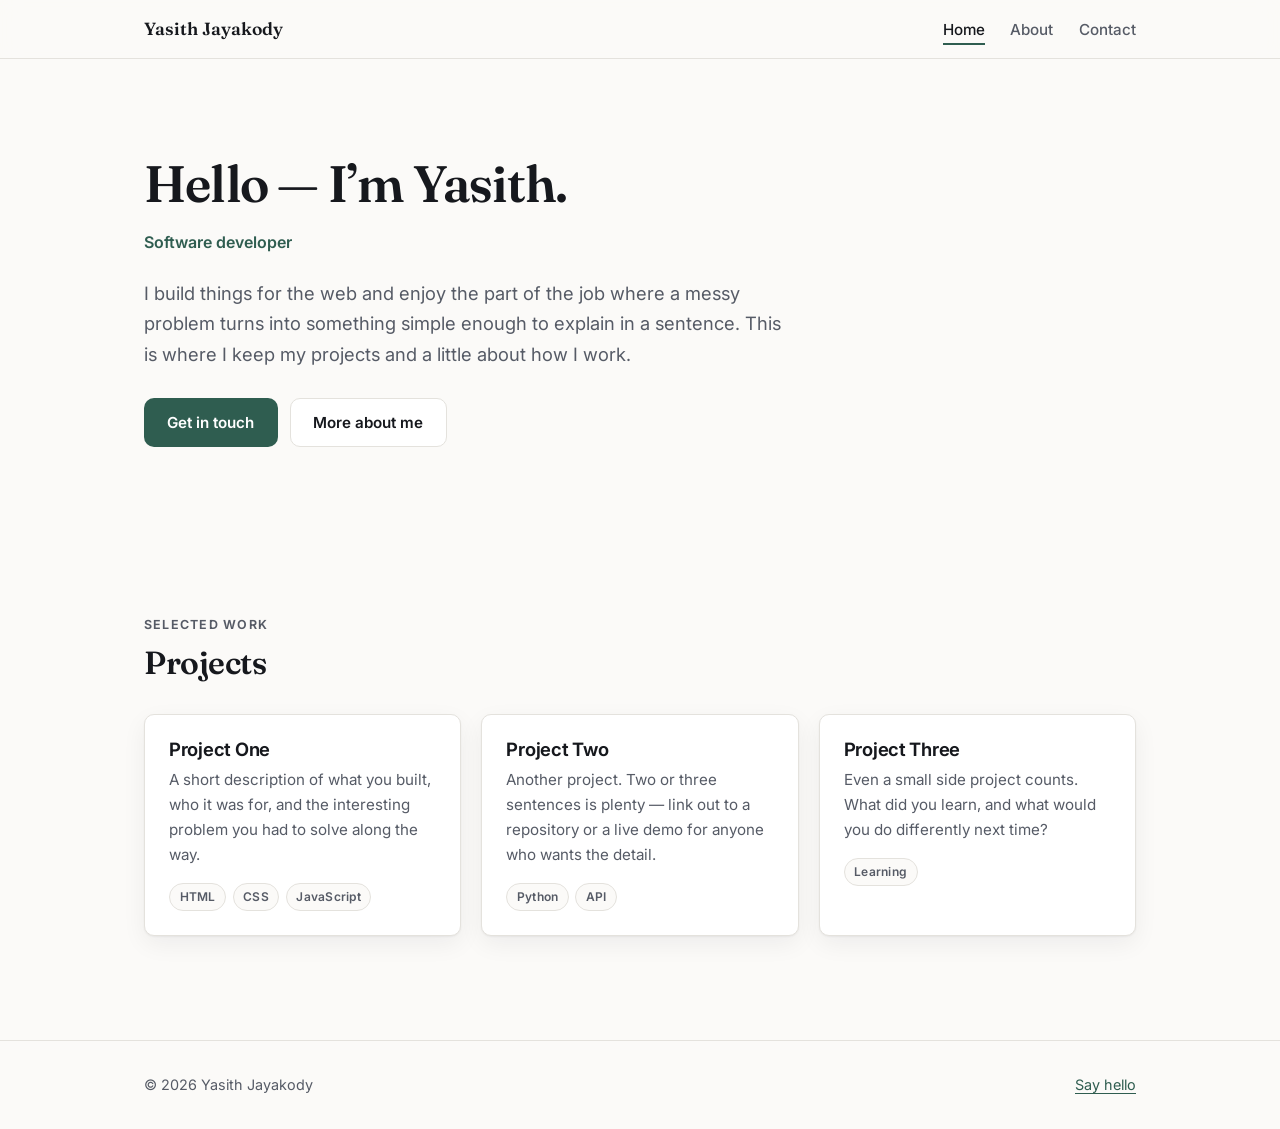
<file: index.html>
<!DOCTYPE html>
<html lang="en">
<head>
  <meta charset="utf-8">
  <meta name="viewport" content="width=device-width, initial-scale=1">
  <title>Yasith Jayakody</title>
  <meta name="description" content="Personal site of Yasith Jayakody — projects, writing, and how to get in touch.">

  <link rel="preconnect" href="https://fonts.googleapis.com">
  <link rel="preconnect" href="https://fonts.gstatic.com" crossorigin>
  <link href="https://fonts.googleapis.com/css2?family=Fraunces:opsz,wght@9..144,500;9..144,600&family=Inter:wght@400;500;600;650&display=swap" rel="stylesheet">
  <link rel="stylesheet" href="css/style.css">
</head>
<body>
  <a class="skip-link" href="#main">Skip to content</a>

  <header class="site-header">
    <div class="wrap">
      <nav class="nav" aria-label="Main">
        <a class="brand" href="index.html">Yasith Jayakody</a>
        <button class="nav-toggle" type="button" aria-expanded="false" aria-controls="nav-links">Menu</button>
        <ul class="nav-links" id="nav-links">
          <li><a href="index.html" aria-current="page">Home</a></li>
          <li><a href="about.html">About</a></li>
          <li><a href="contact.html">Contact</a></li>
        </ul>
      </nav>
    </div>
  </header>

  <main id="main">
    <section class="hero">
      <div class="wrap">
        <h1 class="hero-name">Hello — I&rsquo;m Yasith.</h1>
        <p class="hero-role">Software developer</p>
        <p class="lead">
          I build things for the web and enjoy the part of the job where a messy
          problem turns into something simple enough to explain in a sentence.
          This is where I keep my projects and a little about how I work.
        </p>
        <div class="actions">
          <a class="btn btn-primary" href="contact.html">Get in touch</a>
          <a class="btn btn-ghost" href="about.html">More about me</a>
        </div>
      </div>
    </section>

    <section>
      <div class="wrap">
        <div class="section-head">
          <p class="eyebrow">Selected work</p>
          <h2>Projects</h2>
        </div>

        <div class="grid">
          <article class="card">
            <h3>Project One</h3>
            <p>
              A short description of what you built, who it was for, and the
              interesting problem you had to solve along the way.
            </p>
            <ul class="tags">
              <li>HTML</li>
              <li>CSS</li>
              <li>JavaScript</li>
            </ul>
          </article>

          <article class="card">
            <h3>Project Two</h3>
            <p>
              Another project. Two or three sentences is plenty — link out to a
              repository or a live demo for anyone who wants the detail.
            </p>
            <ul class="tags">
              <li>Python</li>
              <li>API</li>
            </ul>
          </article>

          <article class="card">
            <h3>Project Three</h3>
            <p>
              Even a small side project counts. What did you learn, and what
              would you do differently next time?
            </p>
            <ul class="tags">
              <li>Learning</li>
            </ul>
          </article>
        </div>
      </div>
    </section>
  </main>

  <footer class="site-footer">
    <div class="wrap">
      <p>&copy; <span data-year>2026</span> Yasith Jayakody</p>
      <p><a href="contact.html">Say hello</a></p>
    </div>
  </footer>

  <script src="js/main.js"></script>
</body>
</html>
</file>
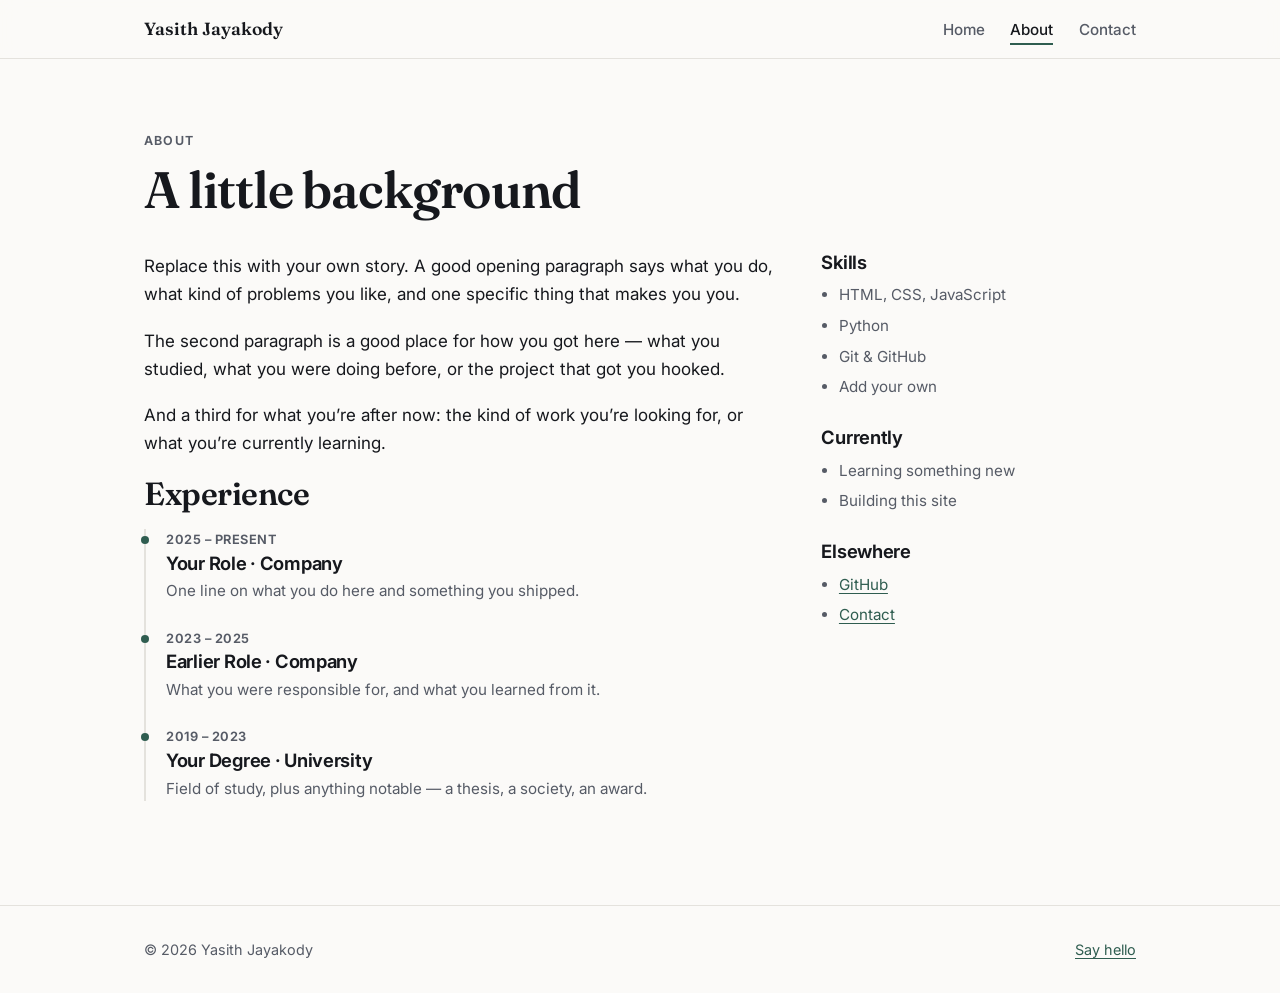
<file: about.html>
<!DOCTYPE html>
<html lang="en">
<head>
  <meta charset="utf-8">
  <meta name="viewport" content="width=device-width, initial-scale=1">
  <title>About — Yasith Jayakody</title>
  <meta name="description" content="A bit about Yasith Jayakody: background, skills, and what I&rsquo;m working on now.">

  <link rel="preconnect" href="https://fonts.googleapis.com">
  <link rel="preconnect" href="https://fonts.gstatic.com" crossorigin>
  <link href="https://fonts.googleapis.com/css2?family=Fraunces:opsz,wght@9..144,500;9..144,600&family=Inter:wght@400;500;600;650&display=swap" rel="stylesheet">
  <link rel="stylesheet" href="css/style.css">
</head>
<body>
  <a class="skip-link" href="#main">Skip to content</a>

  <header class="site-header">
    <div class="wrap">
      <nav class="nav" aria-label="Main">
        <a class="brand" href="index.html">Yasith Jayakody</a>
        <button class="nav-toggle" type="button" aria-expanded="false" aria-controls="nav-links">Menu</button>
        <ul class="nav-links" id="nav-links">
          <li><a href="index.html">Home</a></li>
          <li><a href="about.html" aria-current="page">About</a></li>
          <li><a href="contact.html">Contact</a></li>
        </ul>
      </nav>
    </div>
  </header>

  <main id="main">
    <section>
      <div class="wrap">
        <div class="section-head">
          <p class="eyebrow">About</p>
          <h1>A little background</h1>
        </div>

        <div class="about-layout">
          <div>
            <p>
              Replace this with your own story. A good opening paragraph says
              what you do, what kind of problems you like, and one specific
              thing that makes you you.
            </p>
            <p>
              The second paragraph is a good place for how you got here —
              what you studied, what you were doing before, or the project
              that got you hooked.
            </p>
            <p>
              And a third for what you&rsquo;re after now: the kind of work
              you&rsquo;re looking for, or what you&rsquo;re currently learning.
            </p>

            <h2>Experience</h2>
            <ol class="timeline">
              <li>
                <p class="when">2025 &ndash; present</p>
                <h3>Your Role &middot; Company</h3>
                <p>One line on what you do here and something you shipped.</p>
              </li>
              <li>
                <p class="when">2023 &ndash; 2025</p>
                <h3>Earlier Role &middot; Company</h3>
                <p>What you were responsible for, and what you learned from it.</p>
              </li>
              <li>
                <p class="when">2019 &ndash; 2023</p>
                <h3>Your Degree &middot; University</h3>
                <p>Field of study, plus anything notable — a thesis, a society, an award.</p>
              </li>
            </ol>
          </div>

          <aside class="sidebar">
            <h3>Skills</h3>
            <ul>
              <li>HTML, CSS, JavaScript</li>
              <li>Python</li>
              <li>Git &amp; GitHub</li>
              <li>Add your own</li>
            </ul>

            <h3>Currently</h3>
            <ul>
              <li>Learning something new</li>
              <li>Building this site</li>
            </ul>

            <h3>Elsewhere</h3>
            <ul>
              <li><a href="https://github.com/YasithJAYAKODY-13">GitHub</a></li>
              <li><a href="contact.html">Contact</a></li>
            </ul>
          </aside>
        </div>
      </div>
    </section>
  </main>

  <footer class="site-footer">
    <div class="wrap">
      <p>&copy; <span data-year>2026</span> Yasith Jayakody</p>
      <p><a href="contact.html">Say hello</a></p>
    </div>
  </footer>

  <script src="js/main.js"></script>
</body>
</html>
</file>
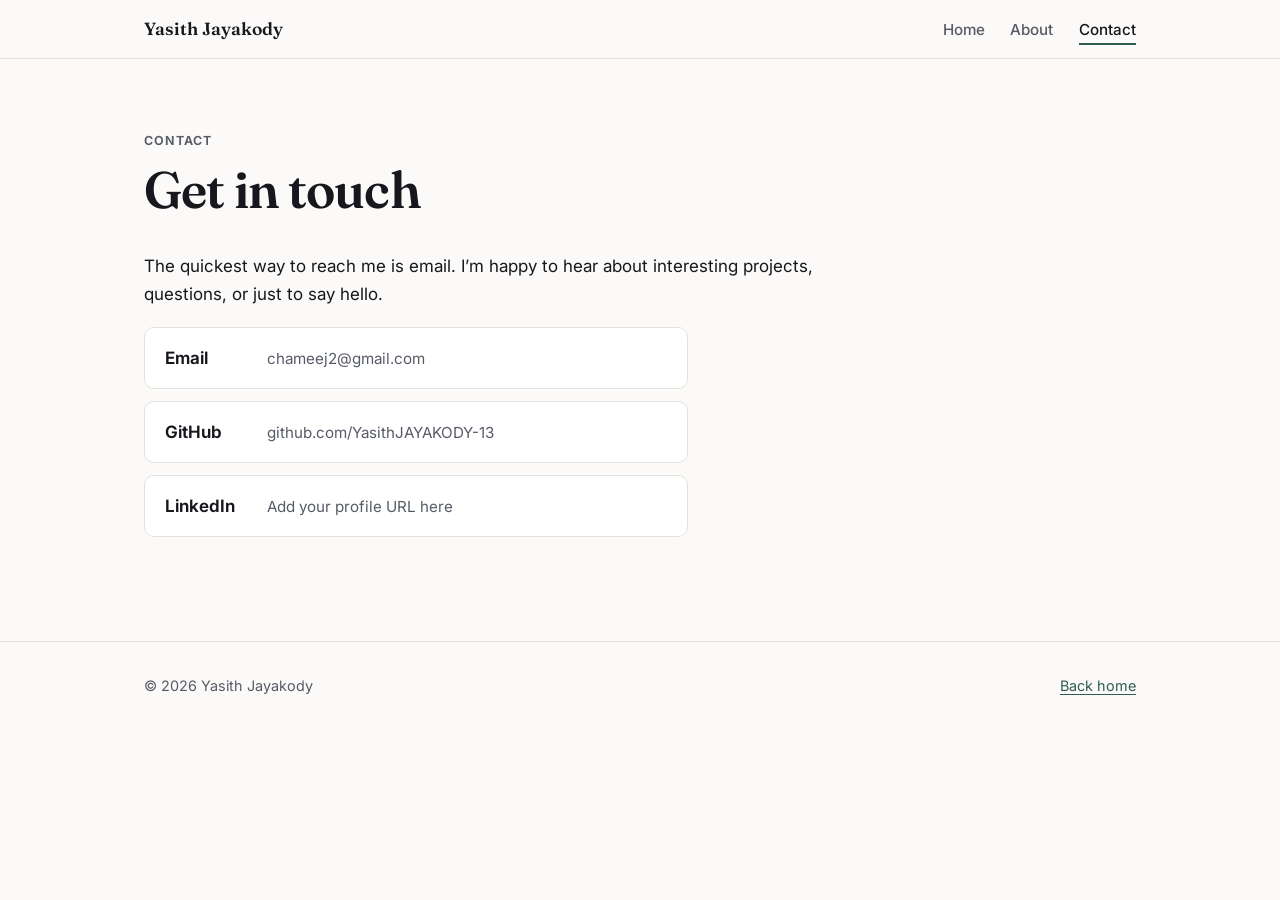
<file: contact.html>
<!DOCTYPE html>
<html lang="en">
<head>
  <meta charset="utf-8">
  <meta name="viewport" content="width=device-width, initial-scale=1">
  <title>Contact — Yasith Jayakody</title>
  <meta name="description" content="How to reach Yasith Jayakody.">

  <link rel="preconnect" href="https://fonts.googleapis.com">
  <link rel="preconnect" href="https://fonts.gstatic.com" crossorigin>
  <link href="https://fonts.googleapis.com/css2?family=Fraunces:opsz,wght@9..144,500;9..144,600&family=Inter:wght@400;500;600;650&display=swap" rel="stylesheet">
  <link rel="stylesheet" href="css/style.css">
</head>
<body>
  <a class="skip-link" href="#main">Skip to content</a>

  <header class="site-header">
    <div class="wrap">
      <nav class="nav" aria-label="Main">
        <a class="brand" href="index.html">Yasith Jayakody</a>
        <button class="nav-toggle" type="button" aria-expanded="false" aria-controls="nav-links">Menu</button>
        <ul class="nav-links" id="nav-links">
          <li><a href="index.html">Home</a></li>
          <li><a href="about.html">About</a></li>
          <li><a href="contact.html" aria-current="page">Contact</a></li>
        </ul>
      </nav>
    </div>
  </header>

  <main id="main">
    <section>
      <div class="wrap">
        <div class="section-head">
          <p class="eyebrow">Contact</p>
          <h1>Get in touch</h1>
        </div>

        <p>
          The quickest way to reach me is email. I&rsquo;m happy to hear about
          interesting projects, questions, or just to say hello.
        </p>

        <ul class="contact-list">
          <li>
            <a href="mailto:chameej2@gmail.com">
              <span class="label">Email</span>
              <span class="value">chameej2@gmail.com</span>
            </a>
          </li>
          <li>
            <a href="https://github.com/YasithJAYAKODY-13">
              <span class="label">GitHub</span>
              <span class="value">github.com/YasithJAYAKODY-13</span>
            </a>
          </li>
          <li>
            <a href="https://www.linkedin.com/">
              <span class="label">LinkedIn</span>
              <span class="value">Add your profile URL here</span>
            </a>
          </li>
        </ul>
      </div>
    </section>
  </main>

  <footer class="site-footer">
    <div class="wrap">
      <p>&copy; <span data-year>2026</span> Yasith Jayakody</p>
      <p><a href="index.html">Back home</a></p>
    </div>
  </footer>

  <script src="js/main.js"></script>
</body>
</html>
</file>
<file: css/style.css>
/* ==========================================================================
   Yasith Jayakody — personal site
   One stylesheet, shared by every page.
   ========================================================================== */

/* --- Design tokens ------------------------------------------------------- */
:root {
  --ink:        #16181d;
  --ink-soft:   #565b66;
  --paper:      #fbfaf8;
  --surface:    #ffffff;
  --line:       #e4e2dd;
  --accent:     #2f5d50;
  --accent-alt: #c2703d;

  --measure: 68ch;
  --radius: 10px;
  --shadow: 0 1px 2px rgba(20, 22, 28, .05), 0 8px 24px rgba(20, 22, 28, .06);

  --font-sans: "Inter", -apple-system, BlinkMacSystemFont, "Segoe UI", Roboto, Helvetica, Arial, sans-serif;
  --font-serif: "Fraunces", Georgia, "Times New Roman", serif;
}

@media (prefers-color-scheme: dark) {
  :root {
    --ink:        #ece9e3;
    --ink-soft:   #a2a7b0;
    --paper:      #14161a;
    --surface:    #1c1f24;
    --line:       #2e3239;
    --accent:     #7fbfa9;
    --accent-alt: #e0996a;
    --shadow: 0 1px 2px rgba(0, 0, 0, .3), 0 8px 24px rgba(0, 0, 0, .25);
  }
}

/* --- Base ---------------------------------------------------------------- */
*, *::before, *::after { box-sizing: border-box; }

html { scroll-behavior: smooth; }

@media (prefers-reduced-motion: reduce) {
  html { scroll-behavior: auto; }
  *, *::before, *::after { animation-duration: .01ms !important; transition-duration: .01ms !important; }
}

body {
  margin: 0;
  background: var(--paper);
  color: var(--ink);
  font-family: var(--font-sans);
  font-size: 17px;
  line-height: 1.65;
  -webkit-font-smoothing: antialiased;
}

h1, h2, h3 {
  font-family: var(--font-serif);
  font-weight: 600;
  line-height: 1.15;
  letter-spacing: -0.015em;
  margin: 0 0 .5em;
}

h1 { font-size: clamp(2.1rem, 5vw, 3.2rem); }
h2 { font-size: clamp(1.5rem, 3vw, 2rem); }
h3 { font-size: 1.15rem; font-family: var(--font-sans); font-weight: 650; }

p { margin: 0 0 1.1em; max-width: var(--measure); }

a { color: var(--accent); text-decoration-thickness: 1px; text-underline-offset: 3px; }
a:hover { color: var(--accent-alt); }

img { max-width: 100%; height: auto; display: block; }

:focus-visible {
  outline: 2px solid var(--accent-alt);
  outline-offset: 3px;
  border-radius: 3px;
}

/* Keyboard users can jump straight past the nav. */
.skip-link {
  position: absolute;
  left: -9999px;
  top: 0;
  background: var(--accent);
  color: #fff;
  padding: .6rem 1rem;
  z-index: 100;
}
.skip-link:focus { left: 0; }

/* --- Layout -------------------------------------------------------------- */
.wrap {
  width: min(100% - 2.5rem, 62rem);
  margin-inline: auto;
}

section { padding-block: clamp(2.5rem, 7vw, 4.5rem); }

.section-head { margin-bottom: 2rem; }
.eyebrow {
  font-size: .78rem;
  font-weight: 650;
  letter-spacing: .1em;
  text-transform: uppercase;
  color: var(--ink-soft);
  margin: 0 0 .6rem;
}

/* --- Header / nav -------------------------------------------------------- */
.site-header {
  position: sticky;
  top: 0;
  z-index: 50;
  background: color-mix(in srgb, var(--paper) 88%, transparent);
  backdrop-filter: blur(10px);
  border-bottom: 1px solid var(--line);
}

.nav {
  display: flex;
  align-items: center;
  justify-content: space-between;
  gap: 1rem;
  padding-block: .9rem;
}

.brand {
  font-family: var(--font-serif);
  font-size: 1.1rem;
  font-weight: 600;
  color: var(--ink);
  text-decoration: none;
}

.nav-links {
  display: flex;
  gap: 1.6rem;
  list-style: none;
  margin: 0;
  padding: 0;
}

.nav-links a {
  color: var(--ink-soft);
  text-decoration: none;
  font-size: .95rem;
  font-weight: 500;
  padding-block: .25rem;
  border-bottom: 2px solid transparent;
}
.nav-links a:hover { color: var(--ink); }
.nav-links a[aria-current="page"] {
  color: var(--ink);
  border-bottom-color: var(--accent);
}

.nav-toggle {
  display: none;
  background: none;
  border: 1px solid var(--line);
  border-radius: 8px;
  padding: .45rem .7rem;
  color: var(--ink);
  font: inherit;
  font-size: .9rem;
  cursor: pointer;
}

@media (max-width: 640px) {
  .nav-toggle { display: block; }
  .nav-links {
    position: absolute;
    inset: 100% 0 auto;
    flex-direction: column;
    gap: 0;
    background: var(--surface);
    border-bottom: 1px solid var(--line);
    padding: .5rem 1.25rem 1rem;
  }
  .nav-links[hidden] { display: none; }
  .nav-links a { display: block; padding-block: .7rem; border-bottom: none; }
}

/* --- Hero ---------------------------------------------------------------- */
.hero { padding-block: clamp(3rem, 10vw, 6rem); }
.hero p.lead {
  font-size: 1.15rem;
  color: var(--ink-soft);
  max-width: 54ch;
}

.hero-name { margin-bottom: .3em; }
.hero-role {
  font-family: var(--font-sans);
  font-size: 1rem;
  font-weight: 600;
  color: var(--accent);
  margin: 0 0 1.4rem;
}

/* --- Buttons ------------------------------------------------------------- */
.actions { display: flex; flex-wrap: wrap; gap: .75rem; margin-top: 1.8rem; }

.btn {
  display: inline-block;
  padding: .7rem 1.4rem;
  border-radius: var(--radius);
  font-size: .95rem;
  font-weight: 600;
  text-decoration: none;
  border: 1px solid transparent;
  transition: transform .15s ease, background-color .15s ease;
}
.btn:hover { transform: translateY(-1px); }

.btn-primary { background: var(--accent); color: #fff; }
.btn-primary:hover { background: var(--accent-alt); color: #fff; }

.btn-ghost { border-color: var(--line); color: var(--ink); background: var(--surface); }
.btn-ghost:hover { border-color: var(--accent); color: var(--accent); }

/* --- Cards --------------------------------------------------------------- */
.grid {
  display: grid;
  grid-template-columns: repeat(auto-fit, minmax(260px, 1fr));
  gap: 1.25rem;
}

.card {
  background: var(--surface);
  border: 1px solid var(--line);
  border-radius: var(--radius);
  padding: 1.5rem;
  box-shadow: var(--shadow);
}
.card h3 { margin-bottom: .4rem; }
.card p { font-size: .95rem; color: var(--ink-soft); margin-bottom: 1rem; }

.tags { display: flex; flex-wrap: wrap; gap: .4rem; list-style: none; margin: 0; padding: 0; }
.tags li {
  font-size: .75rem;
  font-weight: 600;
  letter-spacing: .02em;
  color: var(--ink-soft);
  background: var(--paper);
  border: 1px solid var(--line);
  border-radius: 999px;
  padding: .2rem .6rem;
}

/* --- About page ---------------------------------------------------------- */
.about-layout {
  display: grid;
  grid-template-columns: minmax(0, 2fr) minmax(0, 1fr);
  gap: 3rem;
  align-items: start;
}
@media (max-width: 780px) {
  .about-layout { grid-template-columns: 1fr; gap: 2rem; }
}

.sidebar h3 { margin-top: 0; }
.sidebar ul { margin: 0 0 1.75rem; padding-left: 1.1rem; color: var(--ink-soft); font-size: .95rem; }
.sidebar li { margin-bottom: .35rem; }

.timeline { list-style: none; margin: 0; padding: 0; }
.timeline li {
  border-left: 2px solid var(--line);
  padding: 0 0 1.5rem 1.25rem;
  position: relative;
}
.timeline li::before {
  content: "";
  position: absolute;
  left: -5px;
  top: .45rem;
  width: 8px;
  height: 8px;
  border-radius: 50%;
  background: var(--accent);
}
.timeline li:last-child { padding-bottom: 0; }
.timeline .when { font-size: .8rem; font-weight: 650; letter-spacing: .04em; text-transform: uppercase; color: var(--ink-soft); }
.timeline h3 { margin: .15rem 0 .3rem; }
.timeline p { font-size: .95rem; color: var(--ink-soft); margin: 0; }

/* --- Contact page -------------------------------------------------------- */
.contact-list { list-style: none; margin: 0; padding: 0; display: grid; gap: .75rem; max-width: 34rem; }
.contact-list a {
  display: flex;
  align-items: baseline;
  gap: .9rem;
  padding: 1rem 1.25rem;
  background: var(--surface);
  border: 1px solid var(--line);
  border-radius: var(--radius);
  text-decoration: none;
  color: var(--ink);
}
.contact-list a:hover { border-color: var(--accent); }
.contact-list .label { font-weight: 650; min-width: 5.5rem; }
.contact-list .value { color: var(--ink-soft); font-size: .95rem; word-break: break-word; }

/* --- Footer -------------------------------------------------------------- */
.site-footer {
  border-top: 1px solid var(--line);
  margin-top: 2rem;
  padding-block: 2rem;
  color: var(--ink-soft);
  font-size: .9rem;
}
.site-footer .wrap { display: flex; flex-wrap: wrap; gap: .75rem 1.5rem; justify-content: space-between; }
.site-footer p { margin: 0; }
</file>
